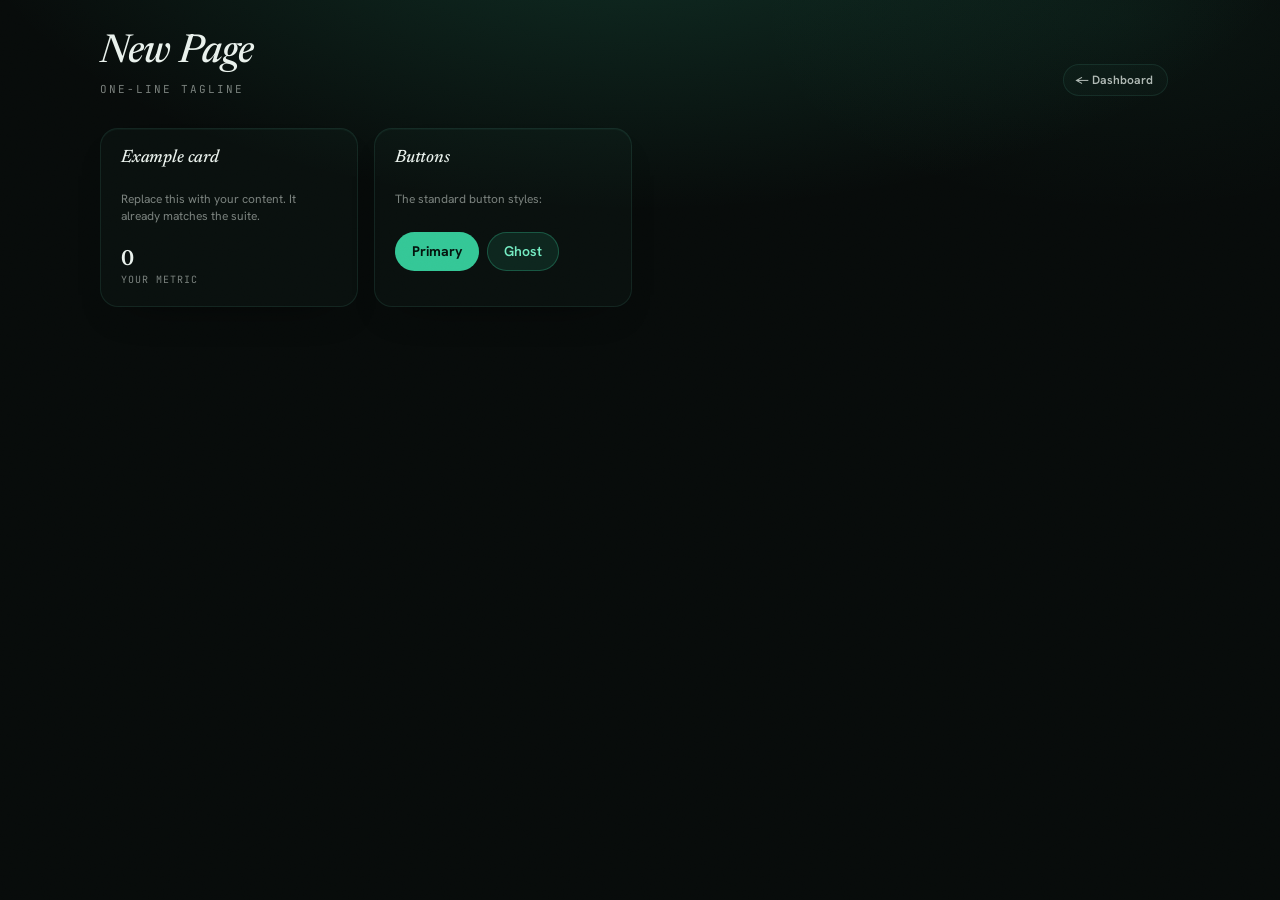
<file: _template.html>
<!DOCTYPE html>
<html lang="en">
<head>
<meta charset="UTF-8" />
<meta name="viewport" content="width=device-width, initial-scale=1, viewport-fit=cover" />
<link rel="manifest" href="manifest.webmanifest" />
<meta name="theme-color" content="#070B0A" />
<meta name="mobile-web-app-capable" content="yes" />
<meta name="apple-mobile-web-app-capable" content="yes" />
<meta name="apple-mobile-web-app-status-bar-style" content="black-translucent" />
<meta name="apple-mobile-web-app-title" content="A.OS" />
<link rel="apple-touch-icon" href="apple-touch-icon.png" />
<link rel="icon" type="image/svg+xml" href="icon.svg" />
<link rel="icon" type="image/png" sizes="192x192" href="icon-192.png" />

<!-- 1. CHANGE THE TITLE to your page's name -->
<title>New Page · A.OS</title>

<!-- Fonts used by the design system (keep as-is) -->
<link rel="preconnect" href="https://fonts.googleapis.com" />
<link rel="preconnect" href="https://fonts.gstatic.com" crossorigin />
<link href="https://fonts.googleapis.com/css2?family=Newsreader:ital,opsz,wght@0,6..72,400;0,6..72,500;0,6..72,600;1,6..72,400;1,6..72,500;1,6..72,600&family=Hanken+Grotesk:wght@400;500;600;700;800&family=JetBrains+Mono:wght@400;500;600;700&display=swap" rel="stylesheet" />

<!-- Sets the saved theme before paint so there's no flash (keep as-is) -->
<script>try{document.documentElement.setAttribute("data-theme",localStorage.getItem("A.OS_theme")||"nocturne");}catch(e){document.documentElement.setAttribute("data-theme","nocturne");}</script>

<!-- The shared design system. This one line gives you all the
     colors, fonts, themes, buttons, cards, modals and form styles. -->
<link rel="stylesheet" href="theme.css" />

<!-- Add your page-specific styles here (optional). Always reuse the
     tokens (var(--brand), var(--space-4), etc.) so you stay on-brand. -->
<style>
  /* example: a simple responsive grid for your content cards */
  .grid { display:grid; grid-template-columns: repeat(auto-fill, minmax(220px, 1fr)); gap: var(--space-4); }
</style>
</head>
<body>
<main class="page grain-overlay">
  <div class="shell">

    <!-- HEADER: title on the left, back-link + theme switcher on the right.
         #themeSeg is filled in by theme.js at the bottom of this file. -->
    <header class="header">
      <div>
        <!-- 2. CHANGE the title + subtitle -->
        <h1 class="title">New Page</h1>
        <p class="subtitle">one-line tagline</p>
      </div>
      <div class="headerControls">
        <a class="backLink" href="index.html">← Dashboard</a>
        <span id="themeSeg"></span>
      </div>
    </header>

    <!-- 3. BUILD YOUR PAGE HERE. Use the shared classes:
         .card  .btn .btn-primary .btn-ghost  .fieldInput  etc. -->
    <div class="grid">
      <section class="card">
        <span class="cardName">Example card</span>
        <p class="cardTag">Replace this with your content. It already matches the suite.</p>
        <div class="cardStat">
          <span class="cardStatValue">0</span>
          <span class="cardStatLabel">your metric</span>
        </div>
      </section>

      <section class="card">
        <span class="cardName">Buttons</span>
        <p class="cardTag">The standard button styles:</p>
        <div style="display:flex; gap:var(--space-2); flex-wrap:wrap;">
          <button class="btn btn-primary">Primary</button>
          <button class="btn btn-ghost">Ghost</button>
        </div>
      </section>
    </div>

  </div>
</main>

<!-- Shared theme engine — wires up the switcher + remembers the choice. -->
<script src="theme.js"></script>
<script>
  // Render the theme switcher into the header.
  document.getElementById('themeSeg').innerHTML = A.OS.switcherHtml();

  /* ---- Your page's JavaScript goes here. ----
     Tip: persist data the same way the other pages do, with a
     uniquely-named localStorage key, e.g. 'mypage_standalone_v1'. */
</script>
</body>
</html>
</file>
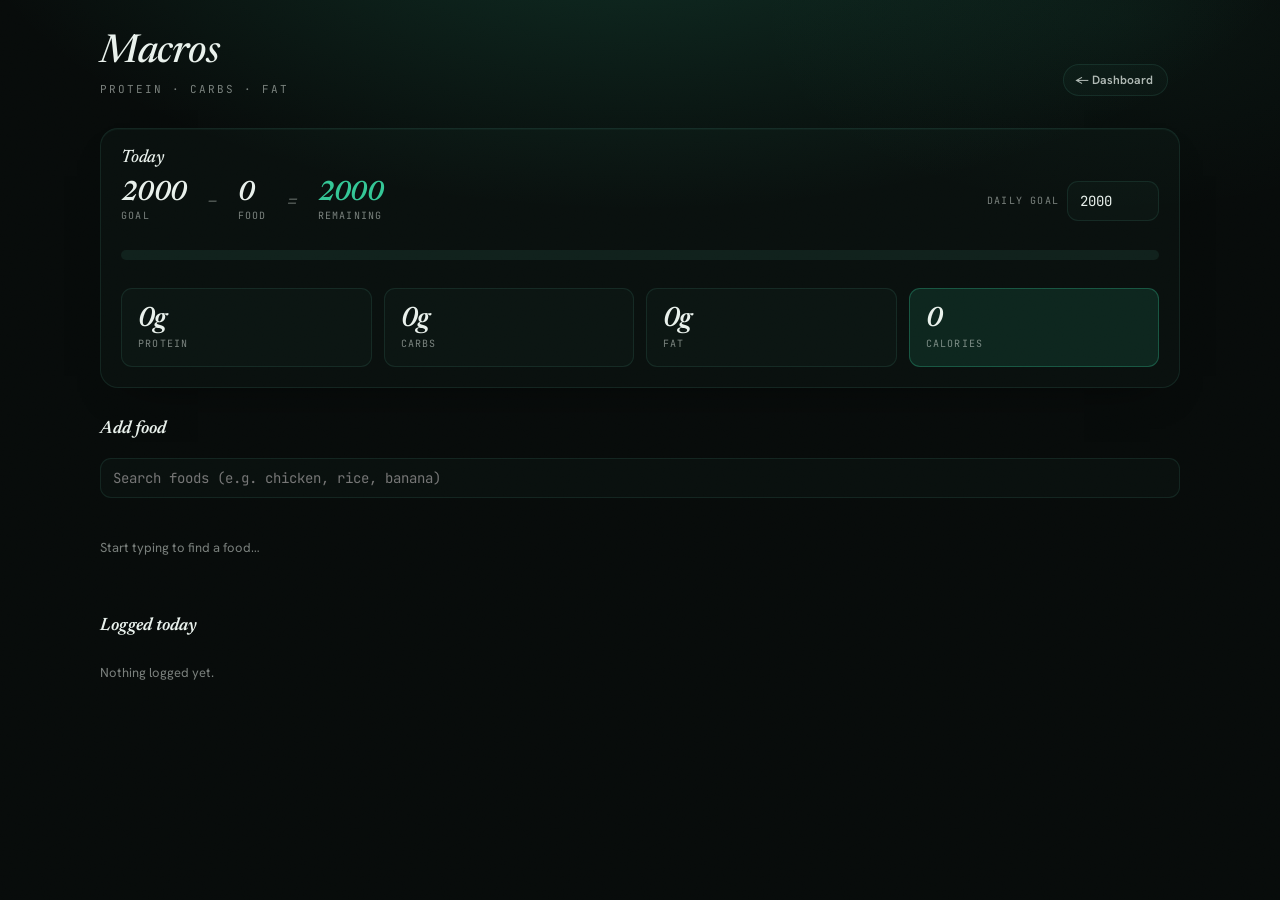
<file: macros.html>
<!DOCTYPE html>
<html lang="en">
<head>
<meta charset="UTF-8" />
<meta name="viewport" content="width=device-width, initial-scale=1, viewport-fit=cover" />
<link rel="manifest" href="manifest.webmanifest" />
<meta name="theme-color" content="#070B0A" />
<meta name="mobile-web-app-capable" content="yes" />
<meta name="apple-mobile-web-app-capable" content="yes" />
<meta name="apple-mobile-web-app-status-bar-style" content="black-translucent" />
<meta name="apple-mobile-web-app-title" content="A.OS" />
<link rel="apple-touch-icon" href="apple-touch-icon.png" />
<link rel="icon" type="image/svg+xml" href="icon.svg" />
<link rel="icon" type="image/png" sizes="192x192" href="icon-192.png" />
<title>Macros · A.OS</title>

<link rel="preconnect" href="https://fonts.googleapis.com" />
<link rel="preconnect" href="https://fonts.gstatic.com" crossorigin />
<link href="https://fonts.googleapis.com/css2?family=Newsreader:ital,opsz,wght@0,6..72,400;0,6..72,500;0,6..72,600;1,6..72,400;1,6..72,500;1,6..72,600&family=Hanken+Grotesk:wght@400;500;600;700;800&family=JetBrains+Mono:wght@400;500;600;700&display=swap" rel="stylesheet" />

<script>try{document.documentElement.setAttribute("data-theme",localStorage.getItem("A.OS_theme")||"nocturne");}catch(e){document.documentElement.setAttribute("data-theme","nocturne");}</script>
<link rel="stylesheet" href="theme.css" />

<style>
  /* page-specific layout — all colours/sizes still come from theme.css tokens */
  .macroGrid { display:grid; grid-template-columns: repeat(4, 1fr); gap: var(--space-3); }
  @media (max-width: 560px) { .macroGrid { grid-template-columns: repeat(2, 1fr); } }
  .macroBox { display:flex; flex-direction:column; gap:4px; padding: var(--space-4); border:1px solid var(--border); border-radius: var(--radius-md); background: var(--surface); }
  .macroBox[data-accent="cal"] { border-color: var(--brand-line); background: var(--brand-soft); }
  .macroVal { font-family: var(--font-display); font-style: italic; font-weight:600; font-size: var(--text-2xl); letter-spacing:-0.02em; font-variant-numeric: tabular-nums; }
  .macroLabel { font-family: var(--font-mono); font-size:10px; letter-spacing:0.12em; text-transform:uppercase; color: var(--muted); }

  /* MyFitnessPal-style header: Goal − Food = Remaining + a progress bar */
  .calHead { display:flex; align-items:center; justify-content:space-between; gap: var(--space-4); flex-wrap:wrap; margin-bottom: var(--space-4); }
  .calMath { display:flex; align-items:center; gap: var(--space-5); flex-wrap:wrap; }
  .calCell { display:flex; flex-direction:column; gap:2px; }
  .calCell .n { font-family: var(--font-display); font-style: italic; font-weight:600; font-size: var(--text-2xl); letter-spacing:-0.02em; font-variant-numeric: tabular-nums; }
  .calCell .l { font-family: var(--font-mono); font-size:10px; letter-spacing:0.12em; text-transform:uppercase; color: var(--muted); }
  .calOp { font-family: var(--font-display); font-style: italic; font-size: var(--text-xl); color: var(--muted); }
  .calCell.remain .n { color: var(--brand); }
  .calCell.remain.over .n { color: var(--neg); }
  .goalEdit { display:flex; align-items:center; gap:8px; }
  .goalEdit .fieldInput { width: 92px; }
  .bar { height: 10px; border-radius: var(--radius-pill); background: var(--track); overflow:hidden; }
  .barFill { height:100%; border-radius: var(--radius-pill); background: var(--brand); transition: width var(--duration) var(--ease-premium); }
  .barFill.over { background: var(--neg); }

  .search { position: relative; margin: var(--space-5) 0 var(--space-3); }
  .results { display:flex; flex-direction:column; gap:6px; margin-top: var(--space-3); }
  .foodRow { display:flex; align-items:center; justify-content:space-between; gap: var(--space-3); padding: 10px 12px; border:1px solid var(--border); border-radius: var(--radius-md); background: var(--surface); }
  .foodRow .meta { font-family: var(--font-mono); font-size:11px; color: var(--muted); }
  .foodName { font-weight:600; font-size: var(--text-sm); }
  .gramInput { width: 74px; }
  .empty { color: var(--muted); font-size: 13px; padding: var(--space-4) 0; }

  .logList { display:flex; flex-direction:column; gap:6px; margin-top: var(--space-3); }
  .logRow { display:flex; align-items:center; justify-content:space-between; gap: var(--space-3); padding: 10px 12px; border:1px solid var(--border); border-radius: var(--radius-md); background: var(--surface); }
  .logRow .nums { font-family: var(--font-mono); font-size:11px; color: var(--muted-strong); }
  .xBtn { background:transparent; border:1px solid var(--border); color:var(--muted); width:26px; height:26px; border-radius:50%; cursor:pointer; flex-shrink:0; }
  .xBtn:hover { color: var(--neg); border-color: var(--neg-line); }
  .sectionTitle { font-family: var(--font-display); font-style: italic; font-weight:600; font-size: var(--text-lg); margin: var(--space-8) 0 0; }
</style>
</head>
<body>
<main class="page grain-overlay">
  <div class="shell" id="app"></div>
</main>

<script src="theme.js"></script>
<script>
/* ============================================================
 * Macros — a simple daily food + macro tracker.
 * Data is saved per-day in localStorage under macros_standalone_v1.
 * ============================================================ */
const STORE_KEY = 'macros_standalone_v1';

/* A small built-in food database (values per 100g). Add your own here. */
const FOODS = [
  { name: 'Chicken breast',  cal: 165, p: 31,  c: 0,   f: 3.6 },
  { name: 'Beef mince (5%)', cal: 137, p: 21,  c: 0,   f: 5   },
  { name: 'Salmon',          cal: 208, p: 20,  c: 0,   f: 13  },
  { name: 'Egg',             cal: 143, p: 13,  c: 1.1, f: 9.5 },
  { name: 'Greek yogurt',    cal: 59,  p: 10,  c: 3.6, f: 0.4 },
  { name: 'Whey protein',    cal: 400, p: 80,  c: 8,   f: 6   },
  { name: 'White rice',      cal: 130, p: 2.7, c: 28,  f: 0.3 },
  { name: 'Oats',            cal: 389, p: 17,  c: 66,  f: 7   },
  { name: 'Pasta (cooked)',  cal: 157, p: 6,   c: 31,  f: 0.9 },
  { name: 'Potato',          cal: 77,  p: 2,   c: 17,  f: 0.1 },
  { name: 'Sweet potato',    cal: 86,  p: 1.6, c: 20,  f: 0.1 },
  { name: 'Banana',          cal: 89,  p: 1.1, c: 23,  f: 0.3 },
  { name: 'Apple',           cal: 52,  p: 0.3, c: 14,  f: 0.2 },
  { name: 'Broccoli',        cal: 34,  p: 2.8, c: 7,   f: 0.4 },
  { name: 'Almonds',         cal: 579, p: 21,  c: 22,  f: 50  },
  { name: 'Peanut butter',   cal: 588, p: 25,  c: 20,  f: 50  },
  { name: 'Olive oil',       cal: 884, p: 0,   c: 0,   f: 100 },
  { name: 'Avocado',         cal: 160, p: 2,   c: 9,   f: 15  },
  { name: 'Cheddar cheese',  cal: 402, p: 25,  c: 1.3, f: 33  },
  { name: 'Milk (whole)',    cal: 61,  p: 3.2, c: 4.8, f: 3.3 },
  { name: 'Bread (slice)',   cal: 265, p: 9,   c: 49,  f: 3.2 },
  { name: 'Tuna (canned)',   cal: 116, p: 26,  c: 0,   f: 1   },
];

/* ---- storage helpers ---- */
function todayKey(){ const d = new Date(); return d.getFullYear() + '-' + String(d.getMonth()+1).padStart(2,'0') + '-' + String(d.getDate()).padStart(2,'0'); }
function loadAll(){ try { const r = localStorage.getItem(STORE_KEY); return r ? JSON.parse(r) : {}; } catch(e){ return {}; } }
function saveAll(o){ try { localStorage.setItem(STORE_KEY, JSON.stringify(o)); } catch(e){} }
let store = loadAll();
function todaysLog(){ return store[todayKey()] || []; }
function setTodaysLog(list){ store[todayKey()] = list; saveAll(store); }
function goalCal(){ return store.goalCal != null ? store.goalCal : 2000; } // daily calorie target (editable)
function setGoalCal(n){ store.goalCal = n; saveAll(store); }

function esc(s){ return String(s == null ? '' : s).replace(/&/g,'&amp;').replace(/</g,'&lt;').replace(/>/g,'&gt;').replace(/"/g,'&quot;'); }
function round(n){ return Math.round(n); }

let query = '';
let matches = [];

/* ---- calculations ---- */
function totals(){
  return todaysLog().reduce((t, e) => {
    t.cal += e.cal; t.p += e.p; t.c += e.c; t.f += e.f; return t;
  }, { cal:0, p:0, c:0, f:0 });
}

/* ---- views ---- */
function summaryHtml(){
  const t = totals();
  const goal = goalCal();
  const remaining = goal - t.cal;
  const over = remaining < 0;
  const pct = Math.min(100, goal > 0 ? (t.cal / goal) * 100 : 0);

  // MyFitnessPal-style: Goal − Food = Remaining
  const cell = (cls, n, l) => '<div class="calCell ' + cls + '"><span class="n">' + round(n) + '</span><span class="l">' + l + '</span></div>';
  const head = '<div class="calHead">'
    + '<div class="calMath">'
    + cell('', goal, 'goal')
    + '<span class="calOp">−</span>'
    + cell('', t.cal, 'food')
    + '<span class="calOp">=</span>'
    + cell('remain' + (over ? ' over' : ''), Math.abs(remaining), over ? 'over' : 'remaining')
    + '</div>'
    + '<div class="goalEdit"><span class="calCell"><span class="l">daily goal</span></span>'
    + '<input class="fieldInput" id="goal" type="number" min="0" step="50" value="' + goal + '" /></div>'
    + '</div>';
  const bar = '<div class="bar"><div class="barFill' + (over ? ' over' : '') + '" style="width:' + pct + '%"></div></div>';

  const box = (accent, val, unit, label) =>
    '<div class="macroBox" data-accent="' + accent + '"><span class="macroVal">' + round(val) + (unit||'') + '</span><span class="macroLabel">' + label + '</span></div>';
  return '<section class="card"><span class="cardName">Today</span>'
    + head + bar
    + '<div class="macroGrid" style="margin-top:var(--space-4)">'
    + box('p', t.p, 'g', 'protein')
    + box('c', t.c, 'g', 'carbs')
    + box('f', t.f, 'g', 'fat')
    + box('cal', t.cal, '', 'calories')
    + '</div></section>';
}

function resultsInner(){
  const q = query.trim().toLowerCase();
  matches = q ? FOODS.filter(f => f.name.toLowerCase().includes(q)).slice(0, 8) : [];
  if (!q) return '<p class="empty">Start typing to find a food…</p>';
  if (!matches.length) return '<p class="empty">No match. (Add it to the FOODS list in macros.html.)</p>';
  return matches.map((f, i) =>
    '<div class="foodRow"><div><div class="foodName">' + esc(f.name) + '</div>'
    + '<div class="meta">' + f.cal + ' kcal · ' + f.p + 'P / ' + f.c + 'C / ' + f.f + 'F per 100g</div></div>'
    + '<div style="display:flex;align-items:center;gap:8px;">'
    + '<input class="fieldInput gramInput" type="number" min="0" placeholder="g" data-grams="' + i + '" />'
    + '<button class="btn btn-primary" data-add="' + i + '">Add</button></div></div>').join('');
}

function searchHtml(){
  return '<h2 class="sectionTitle">Add food</h2>'
    + '<div class="search"><input class="fieldInput" id="q" type="text" placeholder="Search foods (e.g. chicken, rice, banana)" value="' + esc(query) + '" autocomplete="off" /></div>'
    + '<div class="results" id="results">' + resultsInner() + '</div>';
}

function logHtml(){
  const log = todaysLog();
  if (!log.length) return '<h2 class="sectionTitle">Logged today</h2><p class="empty">Nothing logged yet.</p>';
  const rows = log.map((e, i) =>
    '<div class="logRow"><div><div class="foodName">' + esc(e.name) + ' <span class="meta">' + e.grams + 'g</span></div>'
    + '<div class="nums">' + round(e.cal) + ' kcal · ' + round(e.p) + 'P / ' + round(e.c) + 'C / ' + round(e.f) + 'F</div></div>'
    + '<button class="xBtn" data-del="' + i + '" title="Remove">×</button></div>').join('');
  return '<h2 class="sectionTitle">Logged today</h2><div class="logList">' + rows + '</div>';
}

function headerHtml(){
  return '<header class="header"><div><h1 class="title">Macros</h1><p class="subtitle">protein · carbs · fat</p></div>'
    + '<div class="headerControls"><a class="backLink" href="index.html">← Dashboard</a><span id="themeSeg"></span></div></header>';
}

function render(){
  document.getElementById('app').innerHTML =
    headerHtml() + summaryHtml() + searchHtml() + logHtml();
  document.getElementById('themeSeg').innerHTML = A.OS.switcherHtml();
}

/* ---- events ---- */
document.addEventListener('input', e => {
  if (e.target.id === 'q') {
    query = e.target.value;
    // re-render only the results list so the search box keeps focus + caret
    document.getElementById('results').innerHTML = resultsInner();
  }
  if (e.target.id === 'goal') {
    const n = Number(e.target.value);
    setGoalCal(isFinite(n) && n >= 0 ? n : 0);
    render(); // refresh the Remaining number + bar live
    document.getElementById('goal').focus(); // keep the cursor in the goal box
  }
});

document.addEventListener('click', e => {
  const add = e.target.closest('[data-add]');
  if (add) {
    const f = matches[Number(add.getAttribute('data-add'))];
    const gramsEl = document.querySelector('[data-grams="' + add.getAttribute('data-add') + '"]');
    const grams = Number(gramsEl && gramsEl.value);
    if (!f || !isFinite(grams) || grams <= 0) { alert('Enter how many grams.'); return; }
    const k = grams / 100;
    const log = todaysLog();
    log.push({ name: f.name, grams, cal: f.cal*k, p: f.p*k, c: f.c*k, f: f.f*k });
    setTodaysLog(log);
    query = '';
    render();
    return;
  }
  const del = e.target.closest('[data-del]');
  if (del) {
    const log = todaysLog();
    log.splice(Number(del.getAttribute('data-del')), 1);
    setTodaysLog(log);
    render();
    return;
  }
});

// keep totals in sync if edited in another tab
window.addEventListener('storage', e => { if (e.key === STORE_KEY) { store = loadAll(); render(); } });

render();
</script>
</body>
</html>
</file>
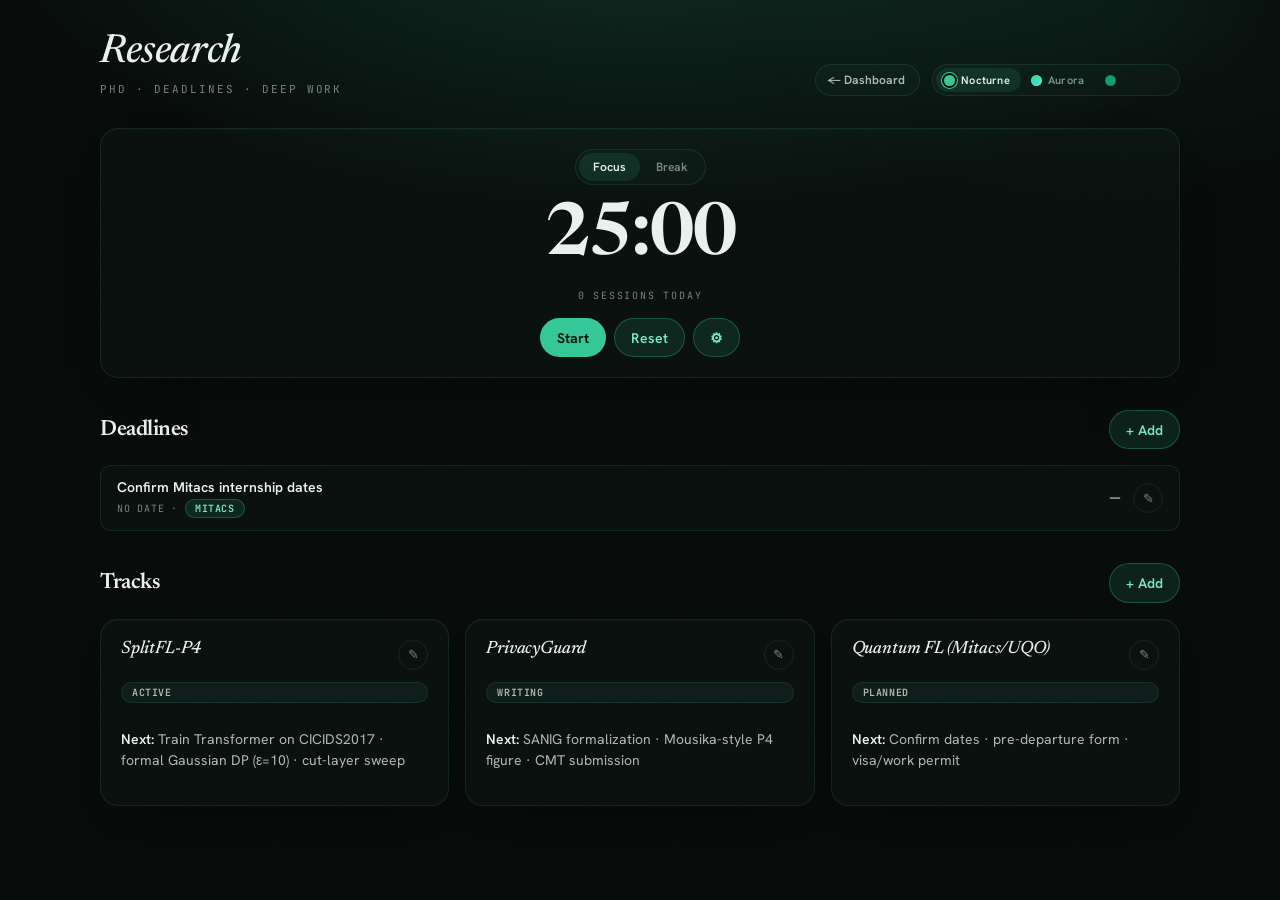
<file: research.html>
<!DOCTYPE html>
<html lang="en">
<head>
<meta charset="UTF-8" />
<meta name="viewport" content="width=device-width, initial-scale=1, viewport-fit=cover" />
<link rel="manifest" href="manifest.webmanifest" />
<meta name="theme-color" content="#0C0C12" />
<meta name="mobile-web-app-capable" content="yes" />
<meta name="apple-mobile-web-app-capable" content="yes" />
<meta name="apple-mobile-web-app-status-bar-style" content="black-translucent" />
<meta name="apple-mobile-web-app-title" content="A.OS" />
<link rel="apple-touch-icon" href="apple-touch-icon.png" />
<link rel="icon" type="image/svg+xml" href="icon.svg" />
<link rel="icon" type="image/png" sizes="192x192" href="icon-192.png" />

<title>Research · A.OS</title>

<link rel="preconnect" href="https://fonts.googleapis.com" />
<link rel="preconnect" href="https://fonts.gstatic.com" crossorigin />
<link href="https://fonts.googleapis.com/css2?family=Space+Grotesk:wght@400;500;600;700&family=Hanken+Grotesk:wght@400;500;600;700;800&family=JetBrains+Mono:wght@400;500;600;700&display=swap" rel="stylesheet" />

<script>try{document.documentElement.setAttribute("data-theme",localStorage.getItem("patron_theme")||"nocturne");}catch(e){document.documentElement.setAttribute("data-theme","nocturne");}</script>

<link rel="stylesheet" href="theme.css" />

<style>
  .grid { display:grid; grid-template-columns: repeat(auto-fill, minmax(260px, 1fr)); gap: var(--space-4); }
  .grid.wide { grid-template-columns: 1fr; }

  /* Pomodoro */
  .pomo { align-items:center; text-align:center; gap: var(--space-4); }
  .pomoModes { display:inline-flex; background: var(--surface); border:1px solid var(--border); border-radius: var(--radius-pill); padding:3px; gap:2px; }
  .pomoMode { appearance:none; background:transparent; border:0; color:var(--muted); font-family:var(--font-ui); font-size:12px; font-weight:600; padding:6px 14px; border-radius:var(--radius-pill); cursor:pointer; transition: color var(--duration) var(--ease), background var(--duration) var(--ease); }
  .pomoMode.active { background: var(--brand-soft); color: var(--fg); }
  .pomoClock { font-family: var(--font-display); font-weight:600; font-size: 4.5rem; line-height:1; letter-spacing:-0.04em; font-variant-numeric: tabular-nums; color: var(--fg); }
  .pomoSub { font-family: var(--font-mono); font-size:10px; letter-spacing:0.18em; text-transform:uppercase; color: var(--muted); }
  .pomoBtns { display:flex; gap: var(--space-2); justify-content:center; }

  /* Deadlines */
  .dlList { display:flex; flex-direction:column; gap: var(--space-2); }
  .dl { display:flex; align-items:center; gap: var(--space-3); padding: var(--space-3) var(--space-4); border:1px solid var(--border); border-radius: var(--radius-md); background: var(--surface); }
  .dl:hover { border-color: var(--border-strong); }
  .dlMain { display:flex; flex-direction:column; gap:3px; min-width:0; flex:1; }
  .dlTitle { font-family: var(--font-ui); font-weight:600; font-size: var(--text-sm); color: var(--fg); white-space:nowrap; overflow:hidden; text-overflow:ellipsis; }
  .dlMeta { font-family: var(--font-mono); font-size:10px; letter-spacing:0.08em; text-transform:uppercase; color: var(--muted); }
  .dlCount { font-family: var(--font-display); font-weight:600; font-size: var(--text-lg); font-variant-numeric: tabular-nums; flex-shrink:0; }
  .dlCount.soon { color: var(--brand-2); }
  .dlCount.urgent { color: #FF8A8A; }
  .dlCount.over { color: #FF8A8A; opacity:.7; }
  .tag { display:inline-flex; align-items:center; padding:2px 9px; border-radius: var(--radius-pill); font-family: var(--font-mono); font-size:10px; font-weight:600; letter-spacing:0.06em; background: var(--brand-soft); color: var(--brand-2); border:1px solid var(--brand-line); }

  /* Tracks */
  .trackHead { display:flex; align-items:flex-start; justify-content:space-between; gap: var(--space-3); }
  .statusPill { display:inline-flex; align-items:center; gap:6px; padding:3px 10px; border-radius: var(--radius-pill); font-family: var(--font-mono); font-size:10px; font-weight:600; letter-spacing:0.06em; text-transform:uppercase; background: var(--surface-2); color: var(--muted-strong); border:1px solid var(--border); }
  .trackNext { font-size: var(--text-sm); line-height:1.5; color: var(--muted-strong); }
  .trackNext b { color: var(--fg); font-weight:600; }

  .iconBtn { appearance:none; background:transparent; border:1px solid var(--border); color:var(--muted); width:30px; height:30px; border-radius:50%; cursor:pointer; font-size:13px; line-height:1; flex-shrink:0; }
  .iconBtn:hover { color:var(--fg); border-color:var(--border-strong); }
  .sectionHead { display:flex; align-items:center; justify-content:space-between; margin: var(--space-8) 0 var(--space-4); }
  .sectionHead h2 { font-family: var(--font-display); font-weight:600; font-size: var(--text-xl); letter-spacing:-0.02em; margin:0; }
  .empty { font-family: var(--font-mono); font-size:12px; color: var(--muted); padding: var(--space-4); text-align:center; }
</style>
</head>
<body>
<main class="page grain-overlay">
  <div class="shell">

    <header class="header">
      <div>
        <h1 class="title">Research</h1>
        <p class="subtitle">PhD · deadlines · deep work</p>
      </div>
      <div class="headerControls">
        <a class="backLink" href="index.html">← Dashboard</a>
        <span id="themeSeg"></span>
      </div>
    </header>

    <!-- FOCUS TIMER -->
    <div class="grid wide">
      <section class="card pomo">
        <div class="pomoModes" id="pomoModes">
          <button class="pomoMode active" data-mode="work">Focus</button>
          <button class="pomoMode" data-mode="break">Break</button>
        </div>
        <div class="pomoClock" id="pomoClock">25:00</div>
        <div class="pomoSub" id="pomoSub">0 sessions today</div>
        <div class="pomoBtns">
          <button class="btn btn-primary" id="pomoToggle">Start</button>
          <button class="btn btn-ghost" id="pomoReset">Reset</button>
          <button class="btn btn-ghost" id="pomoCfg">⚙</button>
        </div>
      </section>
    </div>

    <!-- DEADLINES -->
    <div class="sectionHead">
      <h2>Deadlines</h2>
      <button class="btn btn-ghost" id="addDl">+ Add</button>
    </div>
    <div class="dlList" id="dlList"></div>

    <!-- TRACKS -->
    <div class="sectionHead">
      <h2>Tracks</h2>
      <button class="btn btn-ghost" id="addTrack">+ Add</button>
    </div>
    <div class="grid" id="trackGrid"></div>

  </div>
</main>

<!-- MODAL -->
<div class="overlay" id="overlay" style="display:none">
  <div class="panel">
    <div class="panelHead">
      <div>
        <div class="panelEyebrow" id="mEyebrow">Deadline</div>
        <h2 class="panelTitle" id="mTitle">New deadline</h2>
      </div>
      <button class="panelClose" id="mClose">×</button>
    </div>
    <div id="mBody"></div>
    <div class="panelActions">
      <button class="btn btn-ghost" id="mDelete" style="margin-right:auto; display:none">Delete</button>
      <button class="btn btn-ghost" id="mCancel">Cancel</button>
      <button class="btn btn-primary" id="mSave">Save</button>
    </div>
  </div>
</div>

<script src="theme.js"></script>
<script>
  // Theme switcher into the header (same as every page)
  try { document.getElementById('themeSeg').innerHTML = Patron.switcherHtml(); } catch(e){}

  // ---------- storage (suite convention) ----------
  const KEY = 'research_standalone_v1';
  function storeGet(){ try { return JSON.parse(localStorage.getItem(KEY)); } catch(e){ return null; } }
  function storeSet(v){ try { localStorage.setItem(KEY, JSON.stringify(v)); } catch(e){} }

  const todayKey = () => { const d=new Date(); return d.getFullYear()+'-'+String(d.getMonth()+1).padStart(2,'0')+'-'+String(d.getDate()).padStart(2,'0'); };
  const uid = () => Math.random().toString(36).slice(2,9);

  // ---------- seed (everything editable) ----------
  const SEED = {
    deadlines: [
      { id: uid(), title: 'Confirm Mitacs internship dates', date: '', track: 'Mitacs' },
    ],
    tracks: [
      { id: uid(), name: 'SplitFL-P4',  status: 'active', next: 'Train Transformer on CICIDS2017 · formal Gaussian DP (ε=10) · cut-layer sweep' },
      { id: uid(), name: 'PrivacyGuard', status: 'writing', next: 'SANIG formalization · Mousika-style P4 figure · CMT submission' },
      { id: uid(), name: 'Quantum FL (Mitacs/UQO)', status: 'planned', next: 'Confirm dates · pre-departure form · visa/work permit' },
    ],
    focus: { sessions: {}, cfg: { work: 25, brk: 5 } }
  };
  // strip the empty placeholder deadline if it has no date
  let state = storeGet() || SEED;
  if (!state.focus) state.focus = { sessions:{}, cfg:{work:25,brk:5} };
  if (!state.focus.cfg) state.focus.cfg = { work:25, brk:5 };
  if (!Array.isArray(state.deadlines)) state.deadlines = [];
  if (!Array.isArray(state.tracks)) state.tracks = [];
  const save = () => storeSet(state);

  // ======================================================
  //  POMODORO
  // ======================================================
  let mode = 'work', remaining = state.focus.cfg.work * 60, running = false, tick = null;

  const clockEl = document.getElementById('pomoClock');
  const subEl   = document.getElementById('pomoSub');
  const toggleEl= document.getElementById('pomoToggle');

  function fmt(s){ const m=Math.floor(s/60), ss=s%60; return String(m).padStart(2,'0')+':'+String(ss).padStart(2,'0'); }
  function sessionsToday(){ return state.focus.sessions[todayKey()] || 0; }
  function renderClock(){
    clockEl.textContent = fmt(remaining);
    const n = sessionsToday();
    subEl.textContent = n + (n===1?' session':' sessions') + ' today';
    document.title = (running ? fmt(remaining)+' · ' : '') + 'Research · A.OS';
  }
  function setMode(m){
    mode = m; running = false; clearInterval(tick); tick=null;
    remaining = (m==='work' ? state.focus.cfg.work : state.focus.cfg.brk) * 60;
    toggleEl.textContent = 'Start';
    document.querySelectorAll('.pomoMode').forEach(b=>b.classList.toggle('active', b.dataset.mode===m));
    renderClock();
  }
  function complete(){
    clearInterval(tick); tick=null; running=false; toggleEl.textContent='Start';
    if (mode==='work'){
      const k = todayKey();
      state.focus.sessions[k] = (state.focus.sessions[k]||0) + 1; save();
    }
    try { new Audio('[data-uri]').play(); } catch(e){}
    setMode(mode==='work' ? 'break' : 'work');
  }
  toggleEl.onclick = () => {
    if (running){ running=false; clearInterval(tick); tick=null; toggleEl.textContent='Resume'; }
    else {
      running=true; toggleEl.textContent='Pause';
      tick = setInterval(()=>{ remaining--; if(remaining<=0){ complete(); return; } renderClock(); }, 1000);
    }
  };
  document.getElementById('pomoReset').onclick = () => setMode(mode);
  document.getElementById('pomoModes').onclick = (e) => { const b=e.target.closest('.pomoMode'); if(b) setMode(b.dataset.mode); };
  document.getElementById('pomoCfg').onclick = () => {
    const w = prompt('Focus minutes:', state.focus.cfg.work); if(w===null) return;
    const b = prompt('Break minutes:', state.focus.cfg.brk); if(b===null) return;
    state.focus.cfg.work = Math.max(1, parseInt(w)||25);
    state.focus.cfg.brk  = Math.max(1, parseInt(b)||5);
    save(); setMode(mode);
  };

  // ======================================================
  //  DEADLINES
  // ======================================================
  function daysTo(dateStr){
    if(!dateStr) return null;
    const t = new Date(dateStr+'T00:00:00'); const now = new Date(); now.setHours(0,0,0,0);
    return Math.round((t-now)/86400000);
  }
  function countLabel(d){
    if(d===null) return {txt:'—', cls:''};
    if(d<0) return {txt:Math.abs(d)+'d ago', cls:'over'};
    if(d===0) return {txt:'today', cls:'urgent'};
    if(d<=7) return {txt:d+'d', cls:'urgent'};
    if(d<=30) return {txt:d+'d', cls:'soon'};
    return {txt:d+'d', cls:''};
  }
  function renderDeadlines(){
    const list = document.getElementById('dlList');
    const sorted = [...state.deadlines].sort((a,b)=>{
      if(!a.date) return 1; if(!b.date) return -1; return new Date(a.date)-new Date(b.date);
    });
    if(!sorted.length){ list.innerHTML = '<div class="empty">No deadlines yet — add your first.</div>'; return; }
    list.innerHTML = sorted.map(d=>{
      const dd = daysTo(d.date); const c = countLabel(dd);
      const dateTxt = d.date ? new Date(d.date+'T00:00:00').toLocaleDateString(undefined,{month:'short',day:'numeric'}) : 'no date';
      return `<div class="dl" data-id="${d.id}">
        <div class="dlMain">
          <span class="dlTitle">${esc(d.title)}</span>
          <span class="dlMeta">${dateTxt}${d.track?' · ':''}${d.track?'<span class="tag">'+esc(d.track)+'</span>':''}</span>
        </div>
        <span class="dlCount ${c.cls}">${c.txt}</span>
        <button class="iconBtn" data-edit="${d.id}">✎</button>
      </div>`;
    }).join('');
  }

  // ======================================================
  //  TRACKS
  // ======================================================
  function renderTracks(){
    const grid = document.getElementById('trackGrid');
    if(!state.tracks.length){ grid.innerHTML = '<div class="empty">No tracks yet.</div>'; return; }
    grid.innerHTML = state.tracks.map(t=>`
      <section class="card" data-id="${t.id}">
        <div class="trackHead">
          <span class="cardName">${esc(t.name)}</span>
          <button class="iconBtn" data-tedit="${t.id}">✎</button>
        </div>
        <span class="statusPill">${esc(t.status||'—')}</span>
        <p class="trackNext"><b>Next:</b> ${esc(t.next||'—')}</p>
      </section>`).join('');
  }

  function esc(s){ return String(s==null?'':s).replace(/[&<>"]/g,c=>({'&':'&amp;','<':'&lt;','>':'&gt;','"':'&quot;'}[c])); }

  // ======================================================
  //  MODAL (handles deadlines + tracks)
  // ======================================================
  const overlay = document.getElementById('overlay');
  let editing = null; // {kind:'dl'|'track', id|null}

  function openModal(kind, id){
    editing = { kind, id: id||null };
    const isEdit = !!id;
    document.getElementById('mDelete').style.display = isEdit ? 'inline-flex' : 'none';
    const body = document.getElementById('mBody');

    if(kind==='dl'){
      const d = isEdit ? state.deadlines.find(x=>x.id===id) : {title:'',date:'',track:''};
      document.getElementById('mEyebrow').textContent = 'Deadline';
      document.getElementById('mTitle').textContent = isEdit ? 'Edit deadline' : 'New deadline';
      body.innerHTML = `
        <div class="fieldGrid">
          <div class="field fieldFull"><label class="fieldLabel">Title</label>
            <input class="fieldInput" id="f_title" value="${esc(d.title)}" placeholder="e.g. ASONAM full paper"></div>
          <div class="field"><label class="fieldLabel">Date</label>
            <input class="fieldInput" id="f_date" type="date" value="${d.date||''}"></div>
          <div class="field"><label class="fieldLabel">Track / tag</label>
            <input class="fieldInput" id="f_track" value="${esc(d.track)}" placeholder="SplitFL-P4"></div>
        </div>`;
    } else {
      const t = isEdit ? state.tracks.find(x=>x.id===id) : {name:'',status:'active',next:''};
      document.getElementById('mEyebrow').textContent = 'Track';
      document.getElementById('mTitle').textContent = isEdit ? 'Edit track' : 'New track';
      body.innerHTML = `
        <div class="fieldGrid">
          <div class="field"><label class="fieldLabel">Name</label>
            <input class="fieldInput" id="f_name" value="${esc(t.name)}" placeholder="SplitFL-P4"></div>
          <div class="field"><label class="fieldLabel">Status</label>
            <input class="fieldInput" id="f_status" value="${esc(t.status)}" placeholder="active / writing / planned"></div>
          <div class="field fieldFull"><label class="fieldLabel">Next step</label>
            <input class="fieldInput" id="f_next" value="${esc(t.next)}" placeholder="What's the immediate next action?"></div>
        </div>`;
    }
    overlay.style.display = 'grid';
  }
  function closeModal(){ overlay.style.display='none'; editing=null; }

  document.getElementById('mClose').onclick = closeModal;
  document.getElementById('mCancel').onclick = closeModal;
  overlay.addEventListener('click', e=>{ if(e.target===overlay) closeModal(); });

  document.getElementById('mSave').onclick = () => {
    if(!editing) return;
    if(editing.kind==='dl'){
      const title = document.getElementById('f_title').value.trim();
      if(!title) return;
      const rec = { title, date: document.getElementById('f_date').value, track: document.getElementById('f_track').value.trim() };
      if(editing.id){ Object.assign(state.deadlines.find(x=>x.id===editing.id), rec); }
      else { state.deadlines.push({ id: uid(), ...rec }); }
    } else {
      const name = document.getElementById('f_name').value.trim();
      if(!name) return;
      const rec = { name, status: document.getElementById('f_status').value.trim(), next: document.getElementById('f_next').value.trim() };
      if(editing.id){ Object.assign(state.tracks.find(x=>x.id===editing.id), rec); }
      else { state.tracks.push({ id: uid(), ...rec }); }
    }
    save(); closeModal(); renderDeadlines(); renderTracks();
  };
  document.getElementById('mDelete').onclick = () => {
    if(!editing || !editing.id) return;
    if(editing.kind==='dl') state.deadlines = state.deadlines.filter(x=>x.id!==editing.id);
    else state.tracks = state.tracks.filter(x=>x.id!==editing.id);
    save(); closeModal(); renderDeadlines(); renderTracks();
  };

  // wire add + edit triggers
  document.getElementById('addDl').onclick = () => openModal('dl');
  document.getElementById('addTrack').onclick = () => openModal('track');
  document.getElementById('dlList').addEventListener('click', e=>{ const b=e.target.closest('[data-edit]'); if(b) openModal('dl', b.dataset.edit); });
  document.getElementById('trackGrid').addEventListener('click', e=>{ const b=e.target.closest('[data-tedit]'); if(b) openModal('track', b.dataset.tedit); });

  // ---------- first paint ----------
  setMode('work');
  renderDeadlines();
  renderTracks();
</script>
</body>
</html>
</file>
<file: theme.css>
/* ============================================================
 * theme.css — the shared A.OS design system.
 *
 * Every page links this file, so the whole suite stays in sync.
 * To build a NEW page: copy _template.html, link this file, use
 * the classes below. Change a colour/font/spacing here once →
 * every page updates.  Aesthetic: editorial serif + green glow.
 * ============================================================ */

@import url('https://fonts.googleapis.com/css2?family=Newsreader:ital,opsz,wght@0,6..72,400;0,6..72,500;0,6..72,600;1,6..72,400;1,6..72,500;1,6..72,600&family=Hanken+Grotesk:wght@400;500;600;700;800&family=JetBrains+Mono:wght@400;500;600;700&display=swap');

/* ---- Design tokens: default theme (Nocturne — green glow) ---- */
:root {
  color-scheme: dark;
  --bg: #070B0A; --bg-elevated: #0E1614;
  --surface: rgba(116,247,206,0.025); --surface-2: rgba(116,247,206,0.055);
  --fg: #E9F1EC; --muted: rgba(233,241,236,0.50); --muted-strong: rgba(233,241,236,0.74);
  --border: rgba(116,247,206,0.09); --border-strong: rgba(116,247,206,0.20);
  --brand: #34C796; --brand-2: #74EBC2; --brand-ink: #04130D;
  --brand-soft: rgba(52,199,150,0.12); --brand-line: rgba(52,199,150,0.30); --brand-glow: rgba(52,199,150,0.45);
  --pos: #46E0A8; --pos-soft: rgba(70,224,168,0.12); --pos-line: rgba(70,224,168,0.26);
  --neg: #FB7185; --neg-soft: rgba(251,113,133,0.12); --neg-line: rgba(251,113,133,0.26);
  --warn: #E8B84B; --warn-soft: rgba(232,184,75,0.12); --warn-line: rgba(232,184,75,0.28);
  --score: #EFC24A; /* gold vitality/peak ring */
  --track: rgba(116,247,206,0.07);
  --card-shadow: 0 1px 0 rgba(116,247,206,0.04) inset, 0 18px 44px -30px rgba(0,0,0,0.9);
  --glow-1: rgba(52,199,150,0.20); --glow-2: rgba(52,199,150,0.05);
  --grain-opacity: 0.045; --overlay: rgba(4,8,7,0.7);
  --space-1:.25rem; --space-2:.5rem; --space-3:.75rem; --space-4:1rem;
  --space-5:1.25rem; --space-6:1.5rem; --space-8:2rem; --space-10:2.5rem; --space-12:3rem; --space-16:4rem;
  --radius-sm: 8px; --radius-md: 11px; --radius-lg: 18px; --radius-pill: 999px;
  --text-xs:.75rem; --text-sm:.875rem; --text-base:1rem; --text-lg:1.125rem;
  --text-xl:1.375rem; --text-2xl:1.75rem; --text-3xl:2.5rem;
  --ease: cubic-bezier(0.2,0.8,0.2,1); --ease-premium: cubic-bezier(0.16,1,0.3,1);
  --duration-fast:120ms; --duration:200ms;
  --font-display:'Newsreader'; --font-ui:'Hanken Grotesk'; --font-mono:'JetBrains Mono';
}
/* ---- Aurora: deeper, richer green ---- */
[data-theme="aurora"] {
  color-scheme: dark;
  --bg: #04100C; --bg-elevated: #0A1A14;
  --surface: rgba(90,255,205,0.05); --surface-2: rgba(90,255,205,0.09);
  --fg: #EAFBF2; --muted: rgba(214,255,238,0.54); --muted-strong: rgba(214,255,238,0.78);
  --border: rgba(90,255,205,0.12); --border-strong: rgba(90,255,205,0.24);
  --brand: #2FD9A0; --brand-2: #7CF2CC; --brand-ink: #03130C;
  --brand-soft: rgba(47,217,160,0.15); --brand-line: rgba(47,217,160,0.34); --brand-glow: rgba(47,217,160,0.6);
  --pos: #4FE3C0; --pos-soft: rgba(79,227,192,0.13); --pos-line: rgba(79,227,192,0.28);
  --neg: #FF6FA5; --neg-soft: rgba(255,111,165,0.13); --neg-line: rgba(255,111,165,0.28);
  --warn: #FFCF5C; --warn-soft: rgba(255,207,92,0.12); --warn-line: rgba(255,207,92,0.30); --score: #FFCF5C;
  --track: rgba(90,255,205,0.10);
  --card-shadow: 0 0 0 1px rgba(60,230,170,0.05) inset, 0 22px 56px -28px rgba(10,120,80,0.5);
  --glow-1: rgba(47,217,160,0.26); --glow-2: rgba(47,217,160,0.10);
  --grain-opacity: 0.05; --overlay: rgba(2,12,8,0.72);
}
/* ---- Daylight: light, teal accent ---- */
[data-theme="daylight"] {
  color-scheme: light;
  --bg: #F1F6F3; --bg-elevated: #FFFFFF;
  --surface: #FFFFFF; --surface-2: #F4FBF7;
  --fg: #0F1A16; --muted: rgba(15,26,22,0.52); --muted-strong: rgba(15,26,22,0.72);
  --border: rgba(15,40,30,0.10); --border-strong: rgba(15,40,30,0.18);
  --brand: #0E9E72; --brand-2: #3FC79A; --brand-ink: #FFFFFF;
  --brand-soft: rgba(14,158,114,0.09); --brand-line: rgba(14,158,114,0.26); --brand-glow: rgba(14,158,114,0.28);
  --pos: #0E9E64; --pos-soft: rgba(14,158,100,0.10); --pos-line: rgba(14,158,100,0.26);
  --neg: #E11D63; --neg-soft: rgba(225,29,99,0.08); --neg-line: rgba(225,29,99,0.24);
  --warn: #B4790E; --warn-soft: rgba(180,121,14,0.10); --warn-line: rgba(180,121,14,0.24); --score: #C08A12;
  --track: rgba(15,40,30,0.08);
  --card-shadow: 0 1px 2px rgba(15,40,30,0.05), 0 16px 34px -24px rgba(15,40,30,0.22);
  --glow-1: rgba(14,158,114,0.08); --glow-2: rgba(14,158,114,0.04);
  --grain-opacity: 0.02; --overlay: rgba(12,30,24,0.4);
}

/* ---- Base reset + page shell ---- */
* { box-sizing: border-box; }
html, body { margin:0; padding:0; }
body { background: var(--bg); color: var(--fg); font-family: var(--font-ui), -apple-system, BlinkMacSystemFont, 'Segoe UI', sans-serif; font-size: var(--text-base); -webkit-font-smoothing: antialiased; transition: background var(--duration) var(--ease); }
.grain-overlay { position: relative; }
.grain-overlay::after { content:''; position: fixed; inset:0; pointer-events:none; z-index:1; opacity: var(--grain-opacity); mix-blend-mode: overlay; background-image: url("data:image/svg+xml;utf8,<svg viewBox='0 0 200 200' xmlns='http://www.w3.org/2000/svg'><filter id='n'><feTurbulence type='fractalNoise' baseFrequency='0.85' numOctaves='2' stitchTiles='stitch'/></filter><rect width='100%25' height='100%25' filter='url(%23n)'/></svg>"); background-size: 200px 200px; }
.page { position: relative; min-height: 100dvh; background: var(--bg); color: var(--fg); padding: var(--space-8) var(--space-5) var(--space-16); isolation: isolate; }
.page::before { content:''; position: absolute; inset:0; pointer-events:none; z-index:-1; background: radial-gradient(78% 52% at 50% -12%, var(--glow-1), transparent 68%), radial-gradient(40% 30% at 88% 2%, var(--glow-2), transparent 72%); }
.shell { max-width: 1080px; margin: 0 auto; }

/* ---- Header (title + theme switcher + back link) ---- */
.header { display:flex; align-items:flex-end; justify-content:space-between; gap: var(--space-4); margin-bottom: var(--space-8); flex-wrap: wrap; }
.title { font-family: var(--font-display); font-style: italic; font-weight: 500; font-size: var(--text-3xl); line-height: 1.05; letter-spacing: -0.01em; margin: 0; }
.subtitle { font-family: var(--font-mono); font-size: 11px; text-transform: uppercase; letter-spacing: 0.18em; color: var(--muted); margin: 8px 0 0; }
.headerControls { display:flex; align-items:center; gap: var(--space-3); flex-wrap: wrap; }
.backLink { display:inline-flex; align-items:center; gap: 7px; padding: 7px 14px 7px 11px; background: var(--surface); border: 1px solid var(--border); border-radius: var(--radius-pill); color: var(--muted-strong); font-family: var(--font-ui); font-size: 12px; font-weight: 600; text-decoration:none; transition: border-color var(--duration) var(--ease-premium), background var(--duration) var(--ease-premium), color var(--duration) var(--ease-premium); }
.backLink:hover { border-color: var(--brand-line); background: var(--brand-soft); color: var(--fg); }

/* ---- Theme switcher segment ---- */
.themeSeg { display:inline-flex; align-items:center; background: var(--surface); border: 1px solid var(--border); border-radius: var(--radius-pill); padding: 3px; gap: 2px; }
.themeBtn { appearance:none; background: transparent; border:0; color: var(--muted); font-family: var(--font-ui); font-size: 11px; font-weight: 600; letter-spacing: 0.02em; padding: 5px 11px 5px 8px; border-radius: var(--radius-pill); cursor: pointer; display:inline-flex; align-items:center; gap:6px; transition: background var(--duration) var(--ease-premium), color var(--duration) var(--ease-premium); }
.themeBtn:hover { color: var(--muted-strong); }
.themeSwatch { width: 11px; height: 11px; border-radius: 50%; box-shadow: 0 0 0 1px var(--border-strong) inset; flex-shrink:0; }
.themeBtnActive, .themeBtnActive:hover { background: var(--brand-soft); color: var(--fg); }
.themeBtnActive .themeSwatch { box-shadow: 0 0 0 2px var(--bg), 0 0 0 3px var(--brand); }

/* ---- Card (generic content panel) ---- */
.card { position: relative; display:flex; flex-direction:column; gap: var(--space-3); padding: var(--space-5); border: 1px solid var(--border); border-radius: var(--radius-lg); background: var(--surface); box-shadow: var(--card-shadow); color: var(--fg); overflow:hidden; }
.cardName { font-family: var(--font-display); font-style: italic; font-weight: 500; font-size: var(--text-lg); letter-spacing: -0.01em; }
.cardTag { font-size: 12px; color: var(--muted); line-height: 1.4; }
.cardStat { display:flex; flex-direction:column; gap: 2px; }
.cardStatValue { font-family: var(--font-display); font-weight: 600; font-size: var(--text-xl); letter-spacing: -0.01em; color: var(--fg); font-variant-numeric: tabular-nums; }
.cardStatLabel { font-family: var(--font-mono); font-size: 10px; letter-spacing: 0.1em; text-transform: uppercase; color: var(--muted); }

/* ---- Buttons ---- */
.btn { display:inline-flex; align-items:center; justify-content:center; gap: var(--space-2); padding: 0.6rem var(--space-4); border-radius: var(--radius-pill); font-size: var(--text-sm); font-family: var(--font-ui); font-weight: 600; cursor: pointer; border: 1px solid transparent; background: transparent; color: var(--fg); white-space: nowrap; text-decoration:none; transition: background var(--duration) var(--ease), border-color var(--duration) var(--ease), color var(--duration) var(--ease), filter var(--duration) var(--ease), box-shadow var(--duration) var(--ease); }
.btn:disabled { opacity: 0.45; cursor: not-allowed; }
.btn-primary { background: var(--brand); color: var(--brand-ink); font-weight: 700; }
.btn-primary:hover:not(:disabled) { filter: brightness(1.08); box-shadow: 0 0 26px var(--brand-glow); }
.btn-ghost { color: var(--brand-2); border: 1px solid var(--brand-line); background: var(--brand-soft); }
.btn-ghost:hover { border-color: var(--brand); background: var(--brand-soft); filter: brightness(1.1); }
.btn-link { color: var(--muted-strong); padding: var(--space-2) var(--space-2); }
.btn-link:hover { color: var(--neg); }

/* ---- Modal / dialog ---- */
.overlay { position: fixed; inset:0; background: var(--overlay); backdrop-filter: blur(10px); -webkit-backdrop-filter: blur(10px); z-index: 1000; display:grid; place-items:center; padding: var(--space-4); animation: fade 200ms var(--ease-premium); }
@keyframes fade { from { opacity:0; } to { opacity:1; } }
.panel { width: min(480px, 100%); background: var(--bg-elevated); border: 1px solid var(--border-strong); border-radius: var(--radius-lg); padding: var(--space-6); box-shadow: 0 28px 70px -16px rgba(0,0,0,0.6); animation: rise 320ms var(--ease-premium); }
@keyframes rise { from { opacity:0; transform: translateY(12px) scale(0.98); } to { opacity:1; transform:none; } }
.panelHead { display:flex; align-items:flex-start; justify-content:space-between; gap: var(--space-3); margin-bottom: var(--space-5); }
.panelEyebrow { font-family: var(--font-mono); font-size: 10px; font-weight: 600; letter-spacing: 0.24em; text-transform: uppercase; color: var(--brand); }
.panelTitle { font-family: var(--font-display); font-style: italic; font-weight: 500; font-size: var(--text-2xl); letter-spacing: -0.01em; margin: var(--space-2) 0 0; }
.panelClose { background: transparent; border: 1px solid var(--border); color: var(--muted-strong); font-size: 20px; line-height: 1; width: 34px; height: 34px; border-radius: 50%; cursor: pointer; flex-shrink:0; }
.panelClose:hover { color: var(--fg); border-color: var(--border-strong); }
.panelActions { display:flex; align-items:center; justify-content:flex-end; gap: var(--space-2); margin-top: var(--space-6); }
.panelActions .spacer { margin-right:auto; }
.panelNote { margin: var(--space-4) 0 0; padding: var(--space-3) var(--space-4); border-left: 2px solid var(--brand-line); background: var(--brand-soft); border-radius: 0 var(--radius-sm) var(--radius-sm) 0; font-size: 12px; line-height: 1.55; color: var(--muted-strong); }

/* ---- Form fields ---- */
.fieldGrid { display:grid; grid-template-columns: 1fr 1fr; gap: var(--space-3); }
.field { display:flex; flex-direction:column; gap: 6px; }
.fieldFull { grid-column: 1 / -1; }
.fieldLabel { font-family: var(--font-mono); font-size: 10px; letter-spacing: 0.12em; text-transform: uppercase; color: var(--muted); }
.fieldInput { width:100%; background: var(--surface); border: 1px solid var(--border); border-radius: var(--radius-md); padding: 10px 12px; color: var(--fg); font-family: var(--font-mono); font-size: 14px; outline: none; transition: border-color var(--duration) var(--ease-premium), box-shadow var(--duration) var(--ease-premium); }
.fieldInput:focus { border-color: var(--brand-line); box-shadow: 0 0 0 3px var(--brand-soft); }

/* ---- Mobile / PWA hardening ---- */
html { -webkit-text-size-adjust: 100%; text-size-adjust: 100%; }
body { overflow-x: hidden; -webkit-tap-highlight-color: transparent; }
img { max-width: 100%; height: auto; }
@media (max-width: 480px) { input, select, textarea { font-size: 16px !important; } }
@supports (padding: max(0px)) {
  body {
    padding-top: env(safe-area-inset-top);
    padding-bottom: env(safe-area-inset-bottom);
    padding-left: env(safe-area-inset-left);
    padding-right: env(safe-area-inset-right);
  }
}
</file>
